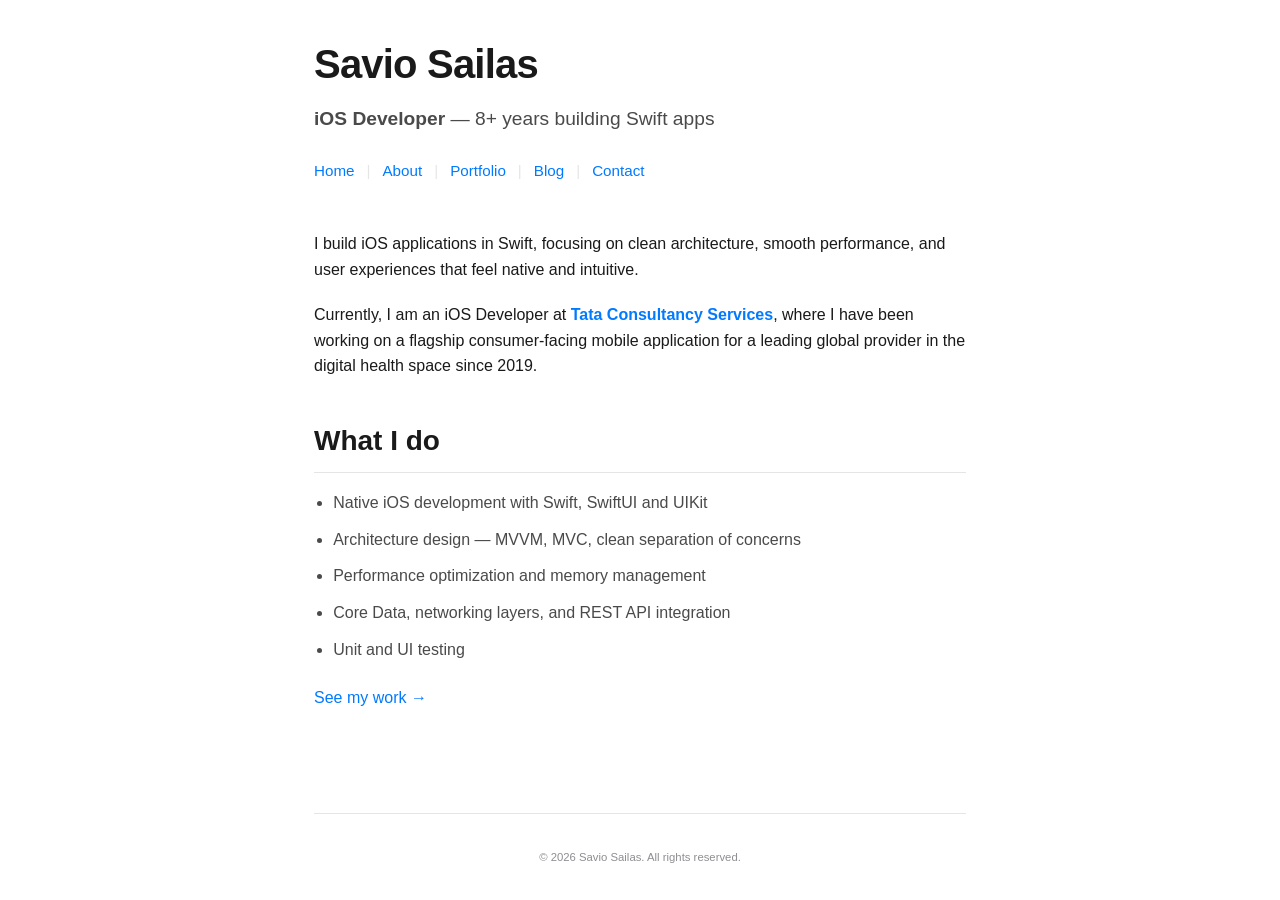
<file: index.html>
<!DOCTYPE html>
<html lang="en">

<head>
    <meta charset="UTF-8">
    <meta name="viewport" content="width=device-width, initial-scale=1.0">
    <title>Savio Sailas - iOS Developer</title>
    <link rel="stylesheet" href="/style.css">
</head>
<body class="container">
    <header>
        <h1>Savio Sailas</h1>
        <p><strong>iOS Developer</strong> &mdash; 8+ years building Swift apps</p>
        <nav>
            <a href="/">Home</a>
            <span>|</span>
            <a href="/about.html">About</a>
            <span>|</span>
            <a href="/portfolio">Portfolio</a>
            <span>|</span>
            <a href="/blog">Blog</a>
            <span>|</span>
            <a href="/contact.html">Contact</a>
        </nav>
    </header>

    <main>
        <p>I build iOS applications in Swift, focusing on clean architecture, smooth performance, and user experiences that feel native and intuitive.</p>
        
        <p>Currently, I am an iOS Developer at <strong class="accent">Tata Consultancy Services</strong>, where I have been working on a flagship consumer-facing mobile application for a leading global provider in the digital health space since 2019.</p>
        
        <h2>What I do</h2>
        <ul class="skill-list">
            <li>Native iOS development with Swift, SwiftUI and UIKit</li>
            <li>Architecture design &mdash; MVVM, MVC, clean separation of concerns</li>
            <li>Performance optimization and memory management</li>
            <li>Core Data, networking layers, and REST API integration</li>
            <li>Unit and UI testing</li>
        </ul>

        <p><a href="/portfolio/">See my work &rarr;</a></p>
    </main>

    <footer>
        <small>&copy; 2026 Savio Sailas. All rights reserved.</small>
    </footer>
</body>
</html>
</file>
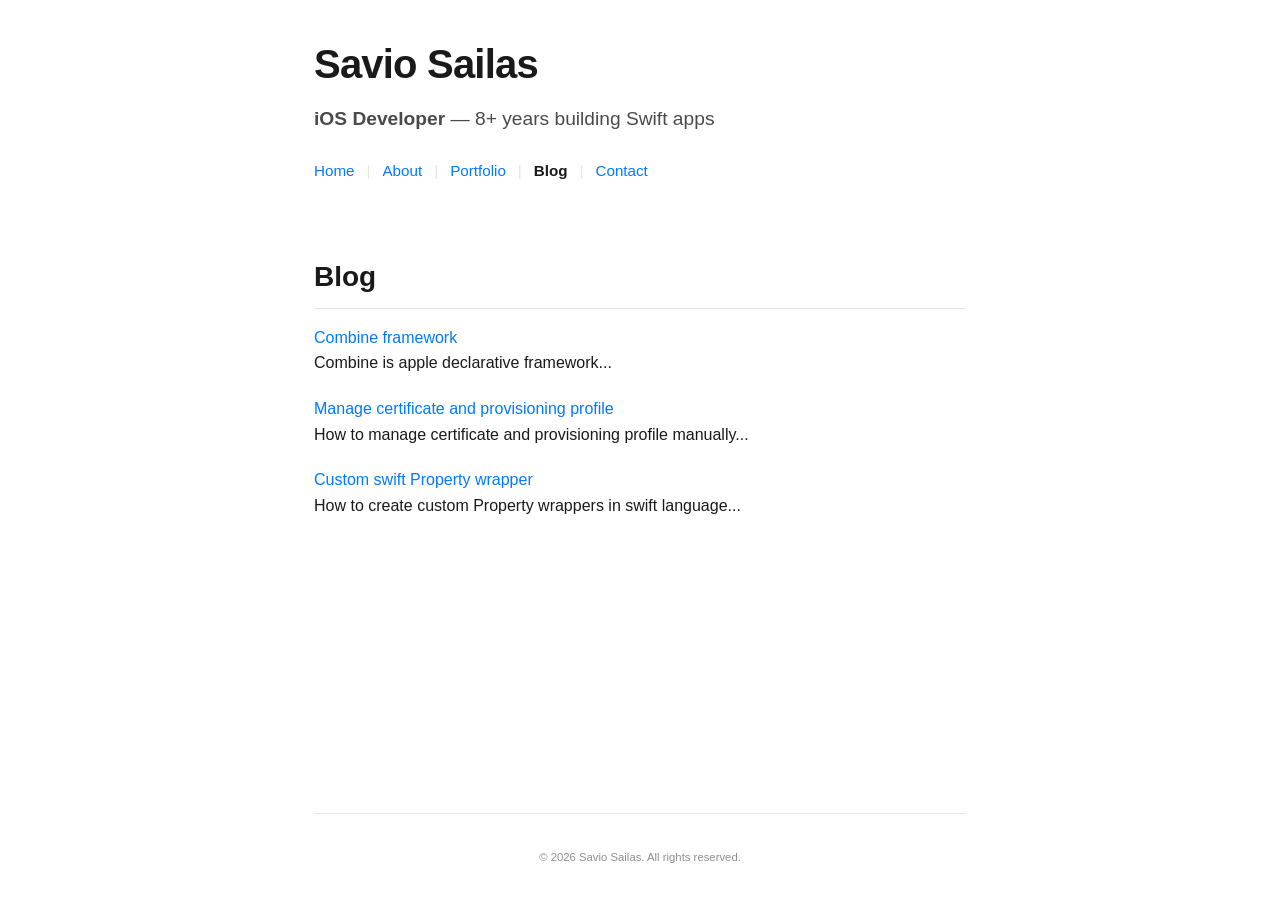
<file: blog/index.html>
<!DOCTYPE html>
<html lang="en">

<head>
    <meta charset="UTF-8">
    <meta name="viewport" content="width=device-width, initial-scale=1.0">
    <title>Blog - Savio Sailas</title>
    <link rel="stylesheet" href="/style.css">
</head>
<body class="container">
    <header>
        <h1>Savio Sailas</h1>
        <p><strong>iOS Developer</strong> &mdash; 8+ years building Swift apps</p>
        <nav>
            <a href="/">Home</a>
            <span>|</span>
            <a href="/about.html">About</a>
            <span>|</span>
            <a href="/portfolio">Portfolio</a>
            <span>|</span>
            <span class="current">Blog</span>
            <span>|</span>
            <a href="/contact.html">Contact</a>
        </nav>
    </header>

    <main>
        <h2>Blog</h2>

        <p>
            <a href="combine/index.html">Combine framework</a> <br>
            Combine is apple declarative framework...
        </p>

        <p>
            <a href="certificate/index.html">Manage certificate and provisioning profile</a> <br>
            How to manage certificate and provisioning profile manually...
        </p>

        <p>
            <a href="PropertyWrapper/index.html">Custom swift Property wrapper</a> <br>
            How to create custom Property wrappers in swift language...
        </p>

    </main>

    <footer>
        <small>&copy; 2026 Savio Sailas. All rights reserved.</small>
    </footer>
</body>
</html>
</file>
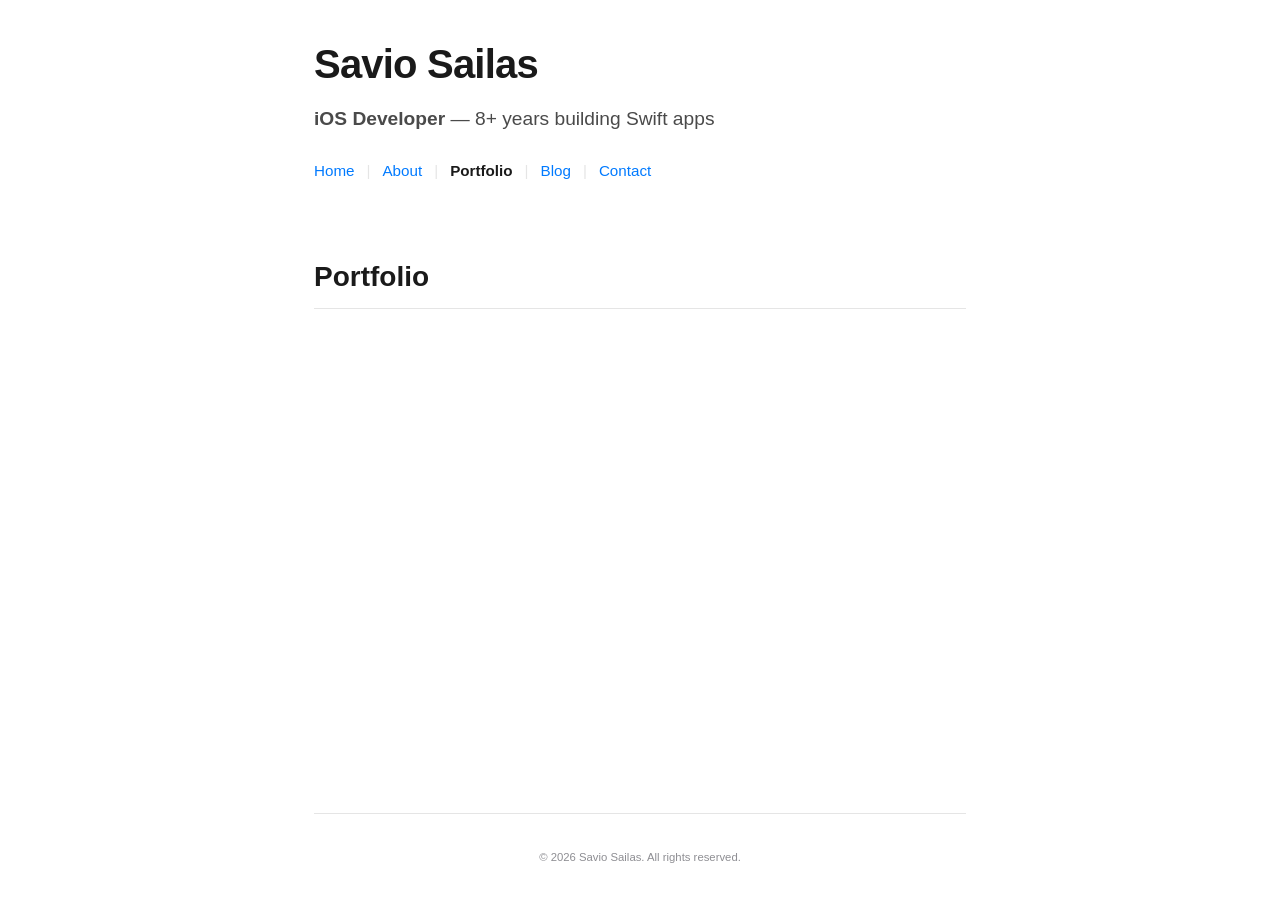
<file: portfolio/index.html>
<!DOCTYPE html>
<html lang="en">

<head>
    <meta charset="UTF-8">
    <meta name="viewport" content="width=device-width, initial-scale=1.0">
    <title>Portfolio - Savio Sailas</title>
    <link rel="stylesheet" href="/style.css">
</head>
<body class="container">
    <header>
        <h1>Savio Sailas</h1>
        <p><strong>iOS Developer</strong> &mdash; 8+ years building Swift apps</p>
        <nav>
            <a href="/">Home</a>
            <span>|</span>
            <a href="/about.html">About</a>
            <span>|</span>
            <span class="current">Portfolio</span>
            <span>|</span>
            <a href="/blog">Blog</a>
            <span>|</span>
            <a href="/contact.html">Contact</a>
        </nav>
    </header>

    <main>
        <h2>Portfolio</h2>
    </main>

    <footer>
        <small>&copy; 2026 Savio Sailas. All rights reserved.</small>
    </footer>
</body>
</html>
</file>
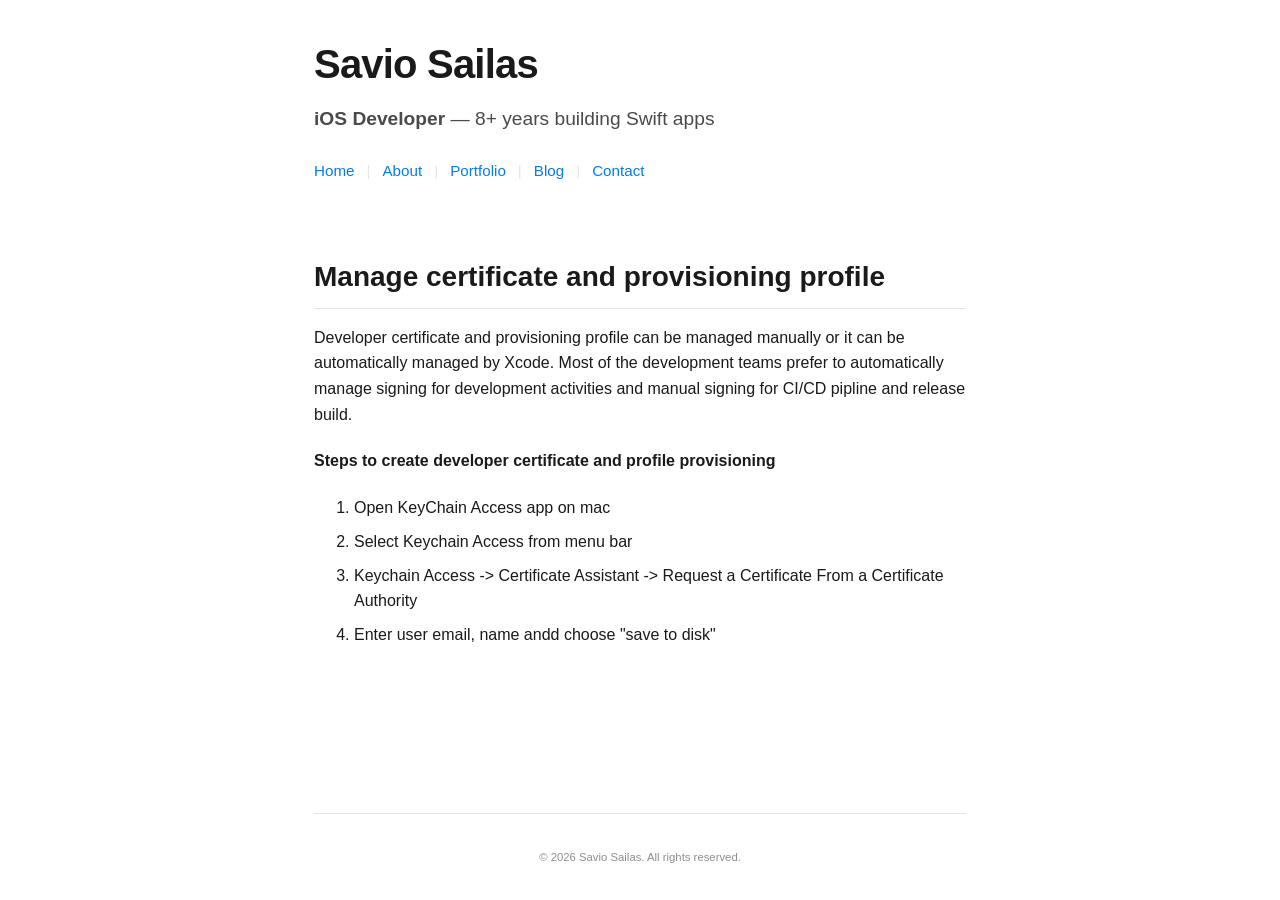
<file: blog/certificate/index.html>
<!DOCTYPE html>
<html lang="en">

<head>
    <meta charset="UTF-8">
    <meta name="viewport" content="width=device-width, initial-scale=1.0">
    <title>Blog - Savio Sailas</title>
    <link rel="stylesheet" href="/style.css">
</head>
<body class="container">
    <header>
        <h1>Savio Sailas</h1>
        <p><strong>iOS Developer</strong> &mdash; 8+ years building Swift apps</p>
        <nav>
            <a href="/">Home</a>
            <span>|</span>
            <a href="/about.html">About</a>
            <span>|</span>
            <a href="/portfolio">Portfolio</a>
            <span>|</span>
            <a href="/blog">Blog</a>
            <span>|</span>
            <a href="/contact.html">Contact</a>
        </nav>
    </header>

    <main>
        <h2>Manage certificate and provisioning profile</h2>
        <p>
            Developer certificate and provisioning profile can be managed manually or it can be automatically managed by Xcode.

            Most of the development teams prefer to automatically manage signing for development activities and manual signing for CI/CD pipline and release build.
        </p>
        <p>
            <h4>Steps to create developer certificate and profile provisioning</h4>
            <ol>
                <li>Open KeyChain Access app on mac</li>
                <li>Select Keychain Access from menu bar</li>
                <li>Keychain Access -> Certificate Assistant -> Request a Certificate From a Certificate Authority</li>
                <li>Enter user email, name andd choose "save to disk"</li>
                
            </ol>
        </p>
    </main>

    <footer>
        <small>&copy; 2026 Savio Sailas. All rights reserved.</small>
    </footer>
</body>
</html>
</file>
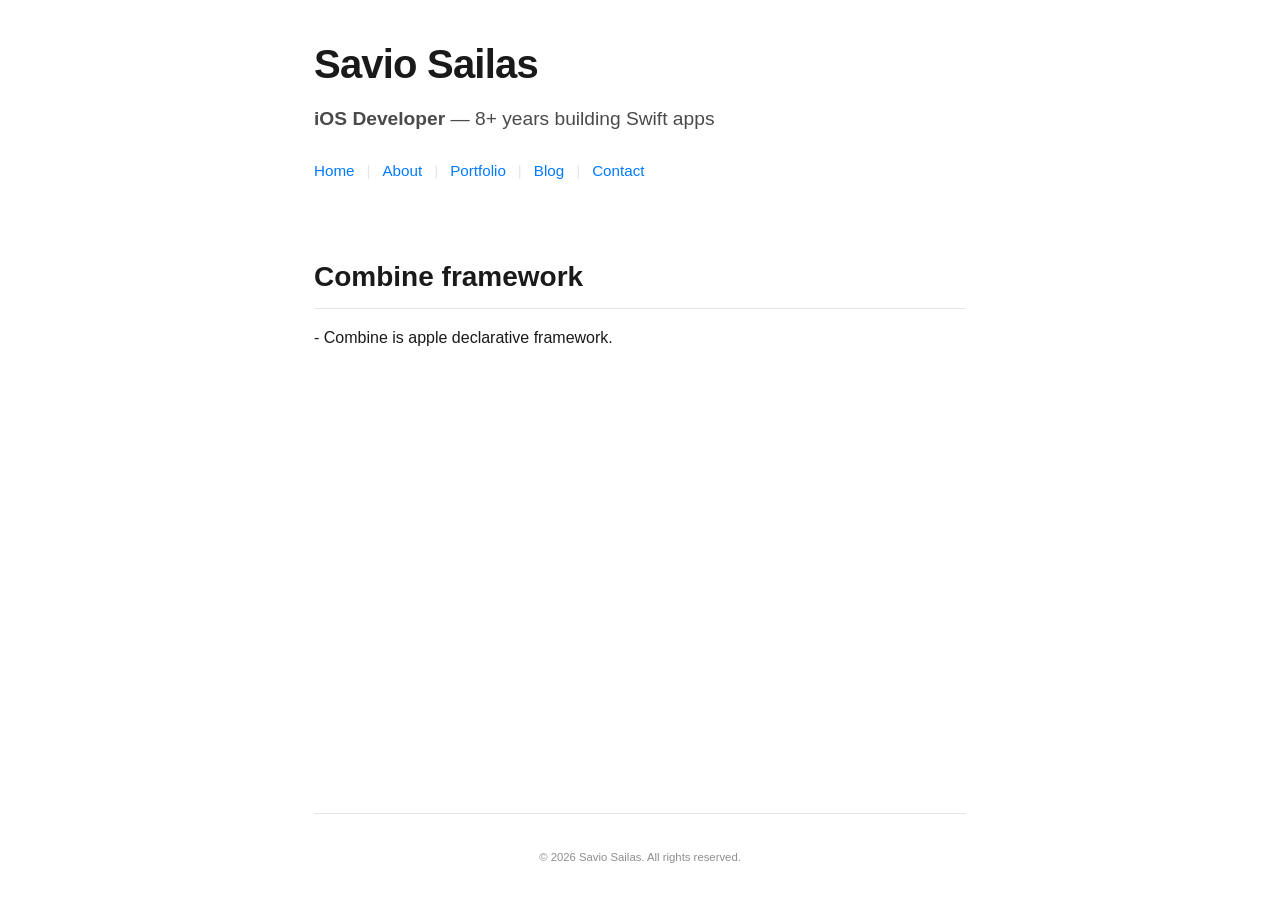
<file: blog/combine/index.html>
<!DOCTYPE html>
<html lang="en">

<head>
    <meta charset="UTF-8">
    <meta name="viewport" content="width=device-width, initial-scale=1.0">
    <title>Blog - Savio Sailas</title>
    <link rel="stylesheet" href="/style.css">
</head>
<body class="container">
    <header>
        <h1>Savio Sailas</h1>
        <p><strong>iOS Developer</strong> &mdash; 8+ years building Swift apps</p>
        <nav>
            <a href="/">Home</a>
            <span>|</span>
            <a href="/about.html">About</a>
            <span>|</span>
            <a href="/portfolio">Portfolio</a>
            <span>|</span>
            <a href="/blog">Blog</a>
            <span>|</span>
            <a href="/contact.html">Contact</a>
        </nav>
    </header>

    <main>
        <h2>Combine framework</h2>
        <p>
            - Combine is apple declarative framework.
        </p>
    </main>

    <footer>
        <small>&copy; 2026 Savio Sailas. All rights reserved.</small>
    </footer>
</body>
</html>
</file>
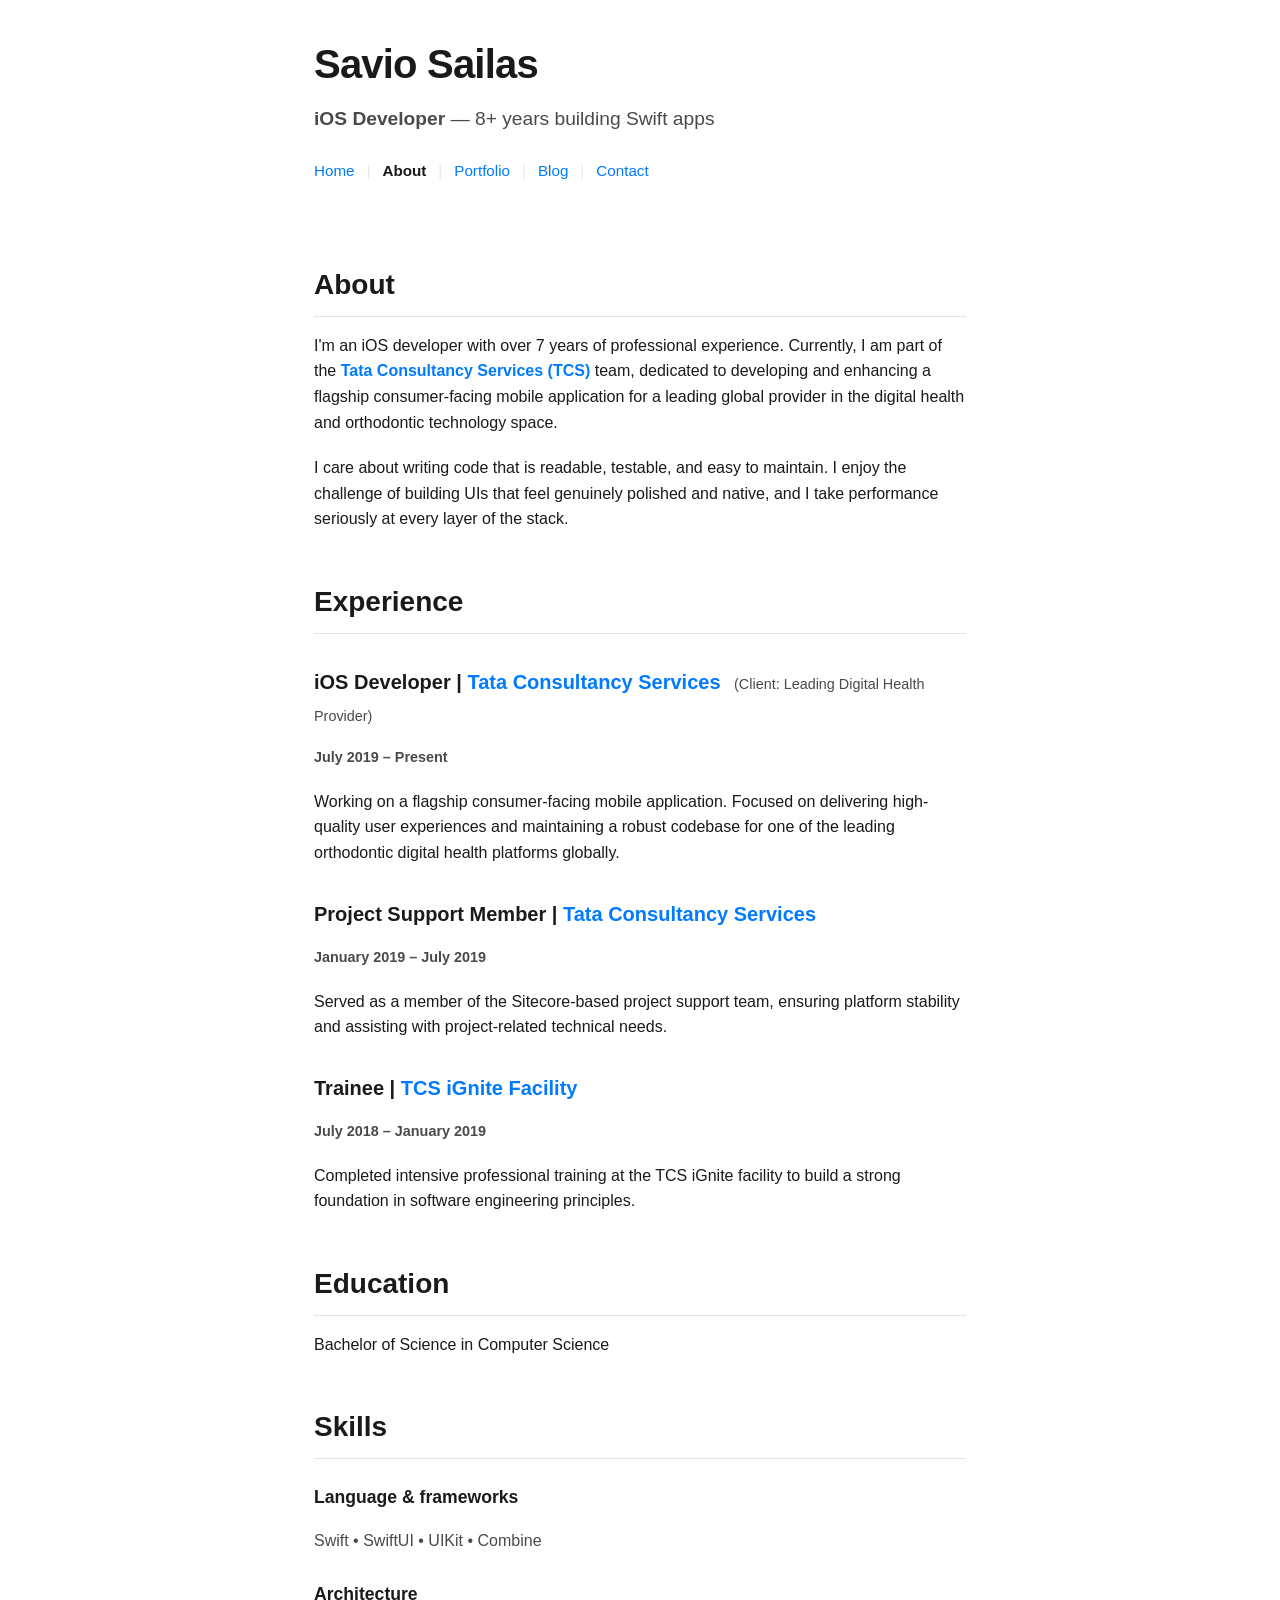
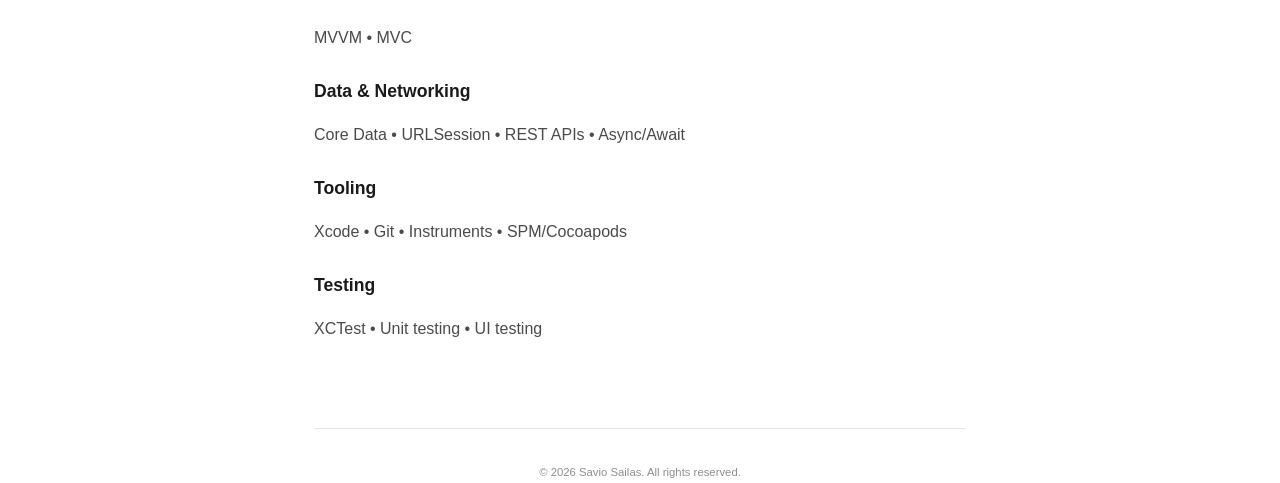
<file: about.html>
<!DOCTYPE html>
<html lang="en">

<head>
    <meta charset="UTF-8">
    <meta name="viewport" content="width=device-width, initial-scale=1.0">
    <title>About - Savio Sailas</title>
    <link rel="stylesheet" href="/style.css">
</head>
<body class="container">
    <header>
        <h1>Savio Sailas</h1>
        <p><strong>iOS Developer</strong> &mdash; 8+ years building Swift apps</p>
        <nav>
            <a href="/">Home</a>
            <span>|</span>
            <span class="current">About</span>
            <span>|</span>
            <a href="/portfolio">Portfolio</a>
            <span>|</span>
            <a href="/blog">Blog</a>
            <span>|</span>
            <a href="/contact.html">Contact</a>
        </nav>
    </header>

    <main>
        <h2 class="section-title">About</h2>
        <p>I'm an iOS developer with over 7 years of professional experience. Currently, I am part of the <strong class="accent">Tata Consultancy Services (TCS)</strong> team, dedicated to developing and enhancing a flagship consumer-facing mobile application for a leading global provider in the digital health and orthodontic technology space.</p>

        <p>I care about writing code that is readable, testable, and easy to maintain. I enjoy the challenge of building UIs that feel genuinely polished and native, and I take performance seriously at every layer of the stack.</p>

        <h2 class="section-title">Experience</h2>
        
        <h3 class="exp-title">iOS Developer | <span class="accent">Tata Consultancy Services</span> <span class="exp-year">(Client: Leading Digital Health Provider)</span></h3>
        <p><strong class="exp-date">July 2019 &ndash; Present</strong></p>
        <p>Working on a flagship consumer-facing mobile application. Focused on delivering high-quality user experiences and maintaining a robust codebase for one of the leading orthodontic digital health platforms globally.</p>

        <h3 class="exp-title">Project Support Member | <span class="accent">Tata Consultancy Services</span></h3>
        <p><strong class="exp-date">January 2019 &ndash; July 2019</strong></p>
        <p>Served as a member of the Sitecore-based project support team, ensuring platform stability and assisting with project-related technical needs.</p>

        <h3 class="exp-title">Trainee | <span class="accent">TCS iGnite Facility</span></h3>
        <p><strong class="exp-date">July 2018 &ndash; January 2019</strong></p>
        <p>Completed intensive professional training at the TCS iGnite facility to build a strong foundation in software engineering principles.</p>

        <h2 class="section-title">Education</h2>
        <p>Bachelor of Science in Computer Science</p>

        <h2 class="section-title">Skills</h2>
        <h3 class="skill-cat">Language &amp; frameworks</h3>
        <p class="skill-list">Swift &bull; SwiftUI &bull; UIKit &bull; Combine</p>

        <h3 class="skill-cat">Architecture</h3>
        <p class="skill-list">MVVM &bull; MVC</p>

        <h3 class="skill-cat">Data &amp; Networking</h3>
        <p class="skill-list">Core Data &bull; URLSession &bull; REST APIs &bull; Async/Await</p>

        <h3 class="skill-cat">Tooling</h3>
        <p class="skill-list">Xcode &bull; Git &bull; Instruments &bull; SPM/Cocoapods</p>

        <h3 class="skill-cat">Testing</h3>
        <p class="skill-list">XCTest &bull; Unit testing &bull; UI testing</p>
    </main>

    <footer>
        <small>&copy; 2026 Savio Sailas. All rights reserved.</small>
    </footer>
</body>
</html>
</file>
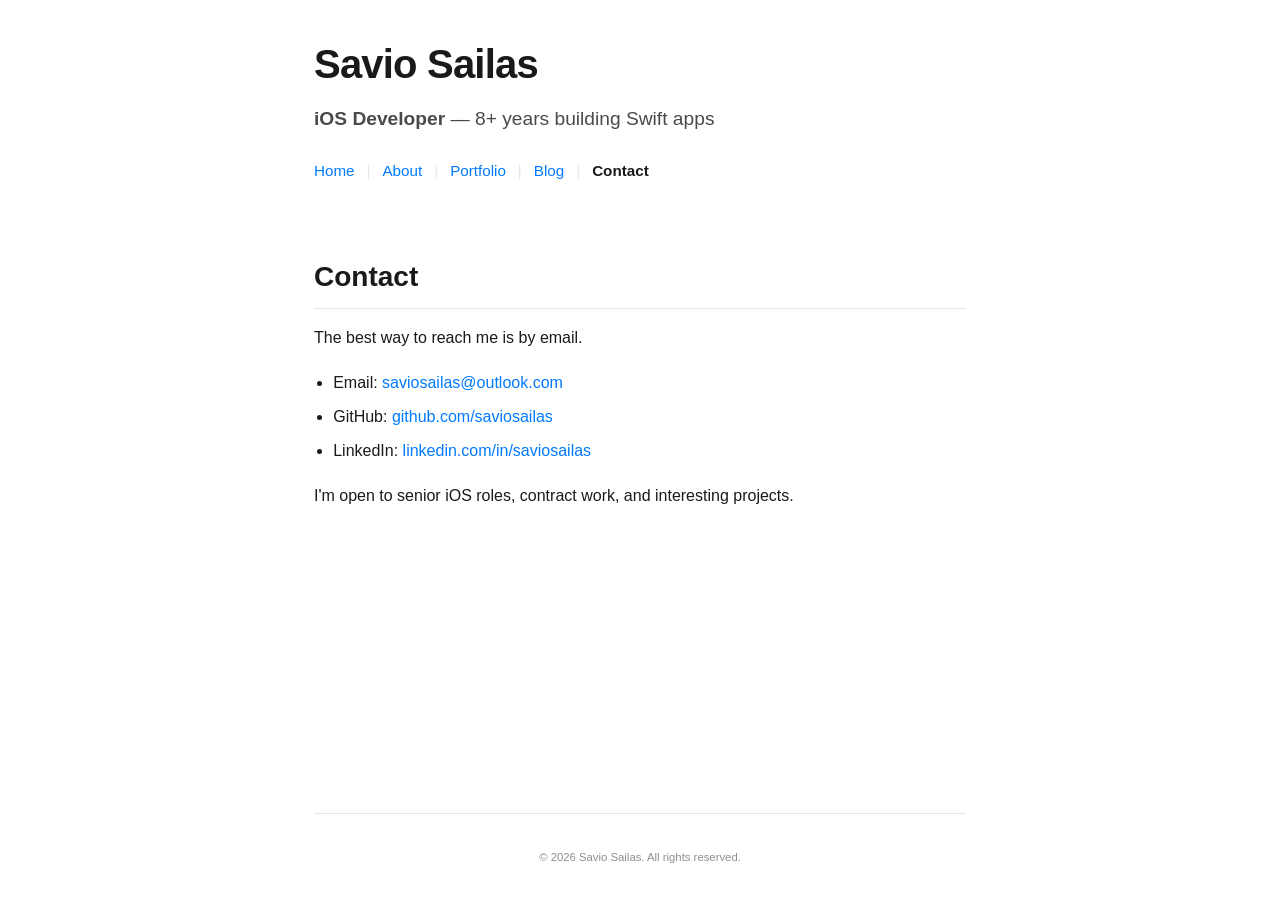
<file: contact.html>
<!DOCTYPE html>
<html lang="en">

<head>
    <meta charset="UTF-8">
    <meta name="viewport" content="width=device-width, initial-scale=1.0">
    <title>Contact - Savio Sailas</title>
    <link rel="stylesheet" href="/style.css">
</head>
<body class="container">
    <header>
        <h1>Savio Sailas</h1>
        <p><strong>iOS Developer</strong> &mdash; 8+ years building Swift apps</p>
        <nav>
            <a href="/">Home</a>
            <span>|</span>
            <a href="/about.html">About</a>
            <span>|</span>
            <a href="/portfolio">Portfolio</a>
            <span>|</span>
            <a href="/blog">Blog</a>
            <span>|</span>
            <span class="current">Contact</span>
        </nav>
    </header>

    <main>
        <h2>Contact</h2>
        <p>The best way to reach me is by email.</p>

        <ul>
            <li>Email: <a href="mailto:saviosailas@outlook.com">saviosailas@outlook.com</a></li>
            <li>GitHub: <a href="https://github.com/saviosailas" target="_blank" rel="noopener">github.com/saviosailas</a></li>
            <li>LinkedIn: <a href="https://linkedin.com/in/saviosailas" target="_blank" rel="noopener">linkedin.com/in/saviosailas</a></li>
        </ul>

        <p>I'm open to senior iOS roles, contract work, and interesting projects.</p>
    </main>

    <footer>
        <small>&copy; 2026 Savio Sailas. All rights reserved.</small>
    </footer>
</body>
</html>
</file>
<file: style.css>
:root {
    --bg-color: #ffffff;
    --text-color: #1a1a1a;
    --text-secondary: #4a4a4a;
    --accent-color: #007aff;
    --border-color: #e5e5e5;
    --nav-bg: transparent;
    --footer-text: #8e8e93;
    --container-width: 700px;
}

@media (prefers-color-scheme: dark) {
    :root {
        --bg-color: #1c1c1e;
        --text-color: #f2f2f7;
        --text-secondary: #aeaeb2;
        --accent-color: #0a84ff;
        --border-color: #38383a;
        --nav-bg: transparent;
        --footer-text: #636366;
    }
}

* {
    box-sizing: border-box;
}

html, body {
    height: 100%;
    margin: 0;
    padding: 0;
    font-family: -apple-system, BlinkMacSystemFont, "Segoe UI", Roboto, Helvetica, Arial, sans-serif, "Apple Color Emoji", "Segoe UI Emoji", "Segoe UI Symbol";
    background-color: var(--bg-color);
    color: var(--text-color);
    line-height: 1.6;
}

body {
    display: flex;
    flex-direction: column;
    min-height: 100vh;
}

.container {
    max-width: var(--container-width);
    margin: 0 auto;
    padding: 2rem 1.5rem;
    flex: 1;
    display: flex;
    flex-direction: column;
}

header {
    margin-bottom: 2rem;
}

h1 {
    font-size: 2.5rem;
    margin: 0;
    font-weight: 800;
    letter-spacing: -0.02em;
}

header p {
    font-size: 1.2rem;
    color: var(--text-secondary);
    margin: 0.5rem 0;
}

nav {
    margin-top: 1.5rem;
    display: flex;
    align-items: center;
    gap: 0.75rem;
    font-size: 0.95rem;
}

nav a {
    text-decoration: none;
    color: var(--accent-color);
    font-weight: 500;
}

nav a:hover {
    text-decoration: underline;
}

nav span {
    color: var(--border-color);
}

/* For the current page in nav */
nav .current {
    color: var(--text-color);
    font-weight: 600;
}

main {
    flex: 1;
}

h2 {
    font-size: 1.75rem;
    margin-top: 2.5rem;
    margin-bottom: 1rem;
    border-bottom: 1px solid var(--border-color);
    padding-bottom: 0.5rem;
}

.section-title {
    margin-top: 3rem;
}

h3 {
    font-size: 1.25rem;
    margin-top: 1.5rem;
    margin-bottom: 0.5rem;
}

.exp-title {
    margin-top: 2rem;
    margin-bottom: 0.25rem;
}

.skill-cat {
    font-size: 1.1rem;
    margin-top: 1.5rem;
    margin-bottom: 0.25rem;
}

p {
    margin-bottom: 1.25rem;
}

ul {
    padding-left: 1.2rem;
    margin-bottom: 1.25rem;
}

li {
    margin-bottom: 0.5rem;
}

a {
    color: var(--accent-color);
    text-decoration: none;
}

a:hover {
    text-decoration: underline;
}

.accent {
    color: var(--accent-color);
    font-weight: 600;
}

.skill-list {
    font-size: 1rem;
    color: var(--text-secondary);
    line-height: 1.8;
}

.exp-year {
    font-weight: normal;
    font-size: 0.9rem;
    color: var(--text-secondary);
    margin-left: 0.5rem;
}

.exp-date {
    font-weight: 600;
    font-size: 0.9rem;
    color: var(--text-secondary);
    display: block;
    margin-bottom: 0.5rem;
}

footer {
    margin-top: 4rem;
    padding-top: 2rem;
    border-top: 1px solid var(--border-color);
    text-align: center;
    font-size: 0.85rem;
    color: var(--footer-text);
}

hr {
    border: none;
    border-top: 1px solid var(--border-color);
    margin: 2rem 0;
}

@media (max-width: 600px) {
    h1 {
        font-size: 2rem;
    }
    
    nav {
        flex-wrap: wrap;
    }
}
</file>
